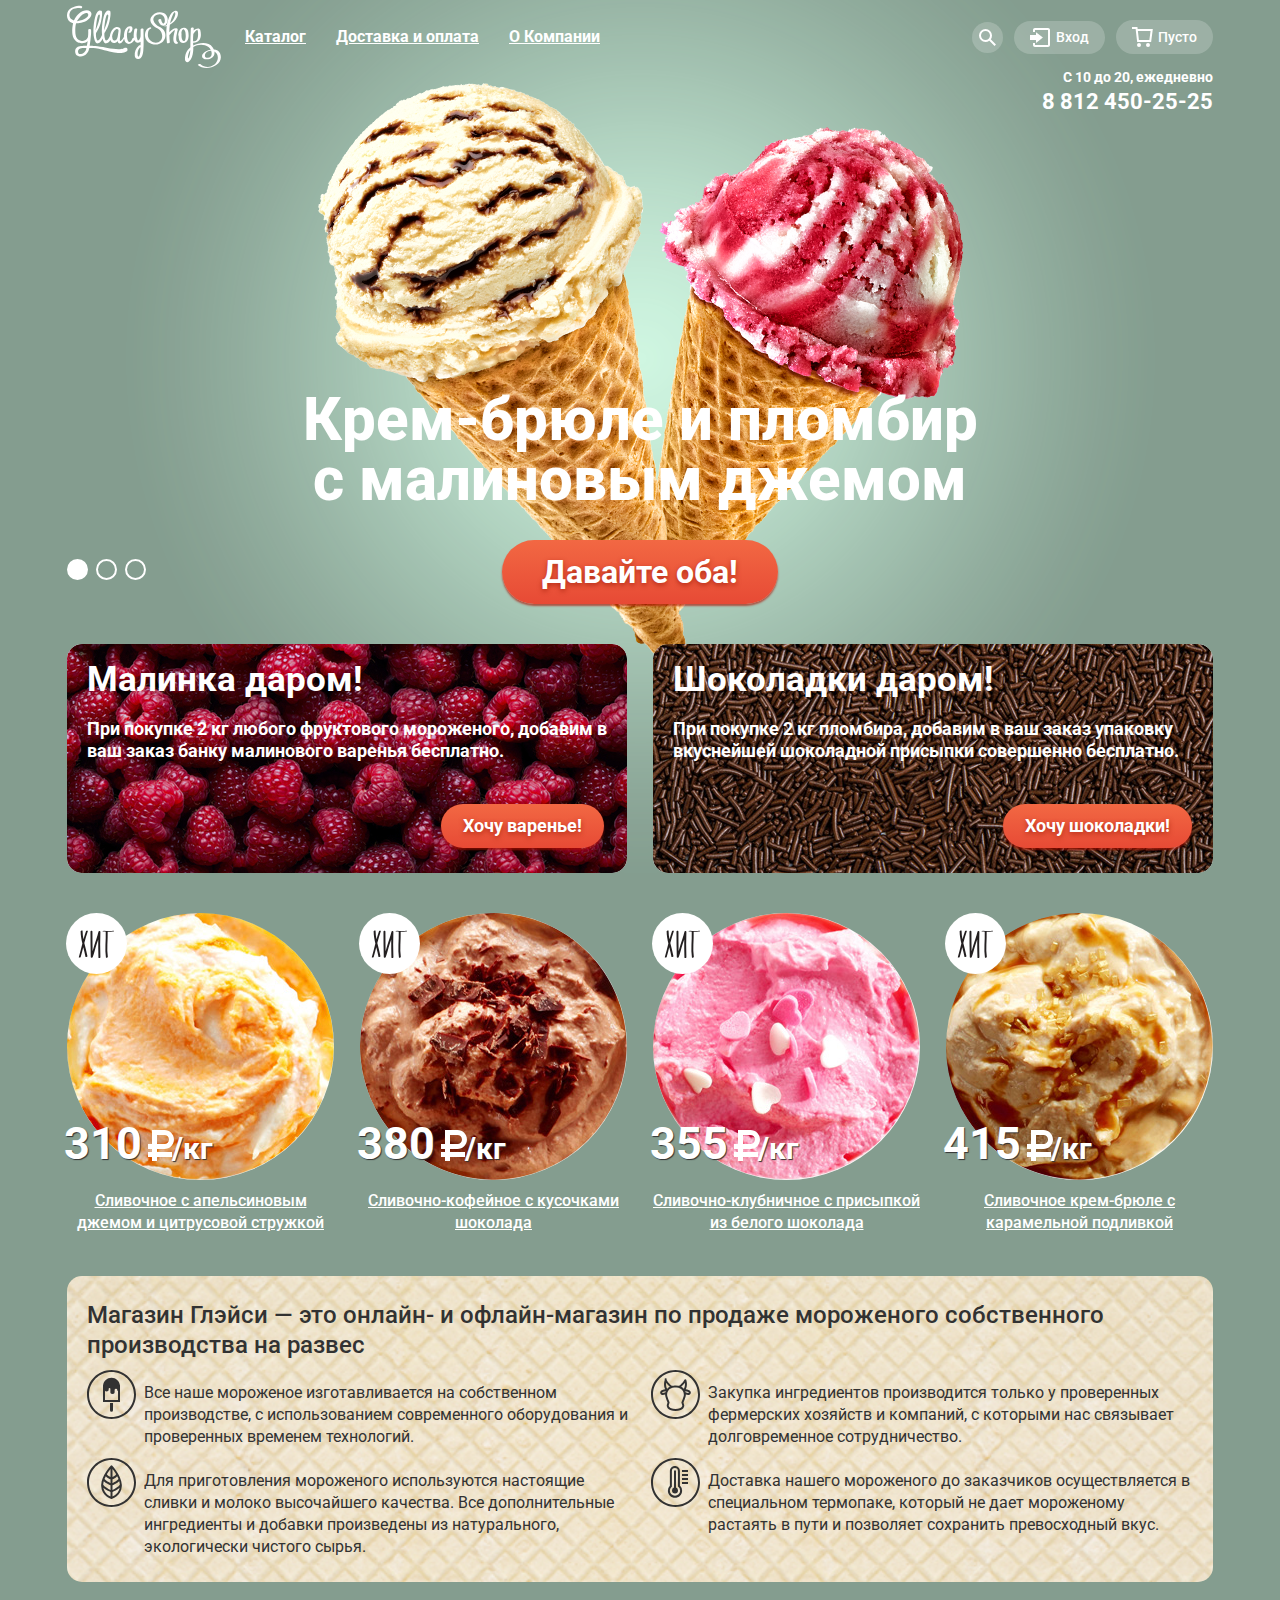
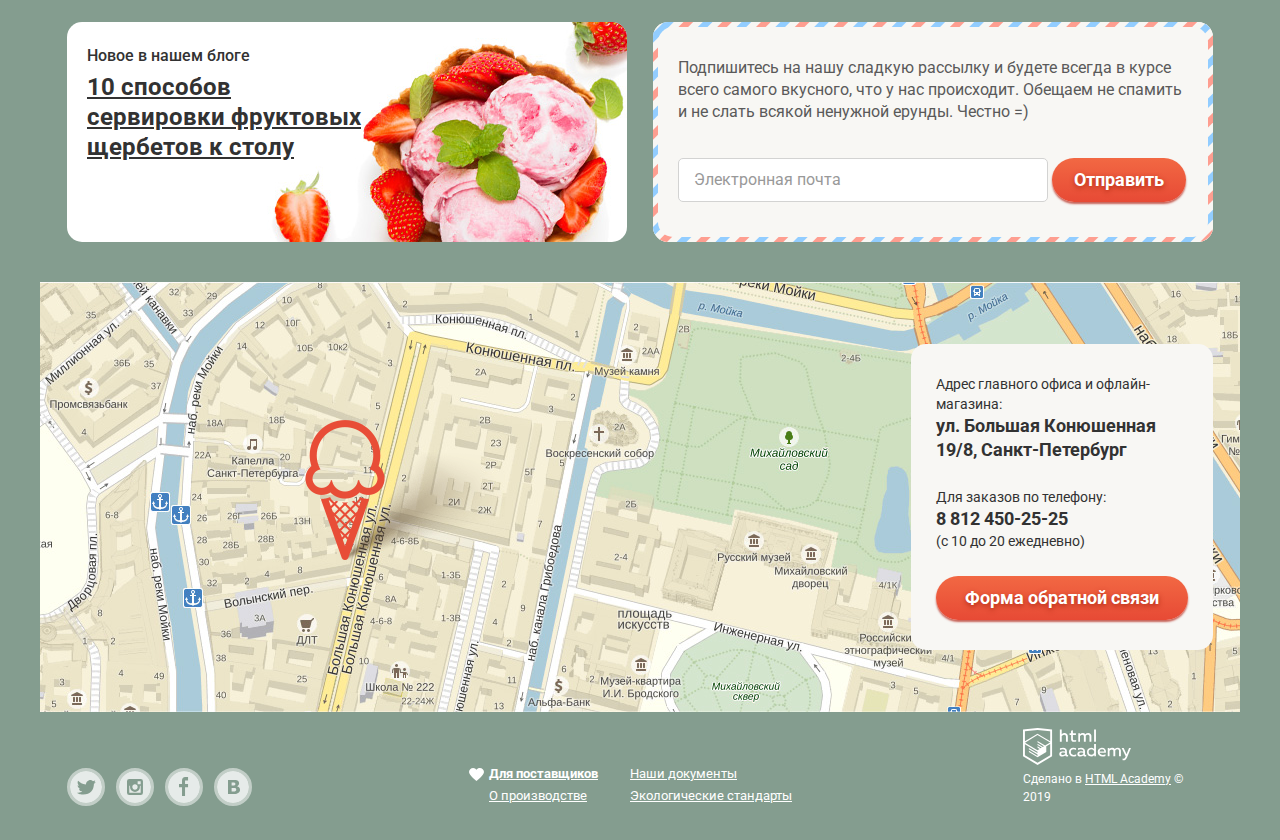
<file: index.html>
<!DOCTYPE html>
<html lang="ru">
<head>
  <meta charset="utf-8">
  <title>HTML Academy: Глейси</title>
  <link href="https://fonts.googleapis.com/css?family=Roboto:400,500,700&amp;subset=cyrillic" rel="stylesheet">
  <link href="css/normalize.css" rel="stylesheet">
  <link href="css/style.min.css" rel="stylesheet">
</head>
<body>
  <input class="visually-hidden-radio" type="radio" id="product-1" name="toggle" checked>
  <input class="visually-hidden-radio" type="radio" id="product-2" name="toggle">
  <input class="visually-hidden-radio" type="radio" id="product-3" name="toggle">
  <div class="site-wrapper">
    <div class="container">
      <header class="main-header">
        <nav class="main-navigation">
          <a class="main-header-logo"><img src="img/logo.svg" width="154" height="64" alt="Логотип магазина GlassyShop"></a>
          <ul class="list site-navigation">
            <li class="site-navigation-item site-navigation-current"><a href="#">Каталог</a>
              <ul class="list catalog-menu">
                <li><a class="new" href="#">Новинки</a></li>
                <li><a href="catalog.html">Сливочное</a></li>
                <li><a href="#">Щербеты</a></li>
                <li><a href="#">Фруктовый лед</a></li>
                <li><a href="#">Мелорин</a></li>
              </ul>
            </li>
            <li class="site-navigation-item"><a href="#">Доставка и оплата</a></li>
            <li class="site-navigation-item"><a href="#">О Компании</a></li>
          </ul>
          <ul class="list user-navigation">
            <li class="user-navigation-item searching">
              <a class="user-modal search" href="#">
                <svg xmlns="http://www.w3.org/2000/svg" xmlns:xlink="http://www.w3.org/1999/xlink" width="17" height="17" viewBox="0 0 17 17"><path fill="#fff" d="M16.958 15.527L11.75 10.32A6.455 6.455 0 0 0 13 6.5 6.5 6.5 0 1 0 6.5 13a6.465 6.465 0 0 0 3.839-1.263l5.205 5.204 1.414-1.414zM6.5 11C4.019 11 2 8.981 2 6.5S4.019 2 6.5 2 11 4.019 11 6.5 8.981 11 6.5 11z"/></svg>
                <span class="visually-hidden">Поиск</span>
              </a>
              <ul class="list modal-search">
                <li>
                  <form class="search-form"  method="post" action="https://echo.htmlacademy.ru">
                    <label><input type="search" placeholder="Что ищем?" name="search"></label>
                  </form>
                </li>
              </ul>
            </li>
            <li class="user-navigation-item login">
              <a class="user-modal" href="#">
                <svg xmlns="http://www.w3.org/2000/svg" xmlns:xlink="http://www.w3.org/1999/xlink" width="21" height="19" viewBox="0 0 21 19"><g fill="#FFF"><path d="M6 14.875L12.917 9.5 6 4.125v2.917H-.042v4.917H6z"/><path d="M18 0H5C3.9 0 3 .9 3 2v2h2V2h13v15H5v-2H3v2c0 1.1.9 2 2 2h13c1.1 0 2-.9 2-2V2c0-1.1-.9-2-2-2z"/></g></svg>
                Вход
              </a>
              <ul class="list modal-login">
                <li>
                  <form class="login-form"  method="post" action="https://echo.htmlacademy.ru">
                    <p><input type="text" placeholder="Электронная почта" name="login"></p>
                    <p><input type="password" placeholder="Пароль" name="password"></p>
                    <div class="column">
                      <button class="button login-button" type="submit" value="Войти">Войти</button>
                      <div>
                        <a href="#">Забыли пароль?</a>
                        <a href="#">Новая регистрация</a>
                      </div>
                    </div>
                  </form>
                </li>
              </ul>
            </li>
            <li class="user-navigation-item">
              <a class="user-modal" aria-label="Корзина">
                <svg xmlns="http://www.w3.org/2000/svg" width="21" height="20" viewBox="0 0 21 20"><g fill="#FFF"><path d="M5.657 2.031L5.422 0H0v2h3.64l1.5 13h13.988l1.699-12.969H5.657zM17.372 13H6.922L5.888 4.031h12.66L17.372 13z"/><circle cx="6.984" cy="18" r="2"/><circle cx="15.984" cy="18" r="2"/></g></svg>
                Пусто
              </a>
            </li>
          </ul>
        </nav>
      </header>
      <main>
        <div class="timetable">
          <p>С 10 до 20, ежедневно</p>
          <a href="tel:88124502525">8 812 450-25-25</a>
        </div>
        <section class="slider">
          <div class="slider-controls">
            <label for="product-1" tabindex="0">Первый</label>
            <label for="product-2" tabindex="0">Второй</label>
            <label for="product-3" tabindex="0">Третий</label>
          </div>
          <ul class="list slider-list">
            <li class="slider-item slide" id="slide1">
              <h3 class="slide-title">
                Крем-брюле и пломбир с малиновым джемом
              </h3>
              <a class="button slide-button" href="#">Давайте оба!</a>
            </li>
            <li class="slider-item slide" id="slide2">
              <h3 class="slide-title">
                Шоколадный пломбир и лимонный сорбет
              </h3>
              <a class="button slide-button" href="#">Давайте оба!</a>
            </li>
            <li class="slider-item slide" id="slide3">
              <h3 class="slide-title">
                Пломбир с помадкой и клубничный щербет
              </h3>
              <a class="button slide-button" href="#">Давайте оба!</a>
            </li>
          </ul>
        </section>
        <section class="promo">
          <ul class="list promo-list">
            <li class="promo-item promo-item-one">
              <h2>Малинка даром!</h2>
              <p>При покупке 2 кг любого фруктового мороженого, добавим в ваш заказ банку малинового варенья бесплатно.</p>
              <a class="button" href="#">Хочу варенье!</a>
            </li>
            <li class="promo-item promo-item-two">
              <h2>Шоколадки даром!</h2>
              <p>При покупке 2 кг пломбира, добавим в ваш заказ упаковку вкуснейшей шоколадной присыпки совершенно бесплатно.</p>
              <a class="button" href="#">Хочу шоколадки!</a>
            </li>
          </ul>
        </section>
        <section class="catalog">
          <ul class="list catalog-list">
            <li class="catalog-item hit">
              <article class="ice">
                <img src="img/orange-ice-cream.jpg" width="267" height="267" alt="Шарик апельсинового мороженого">
                <p>310<span>/кг</span></p>
                <h2><a class="ice-name" href="#">Сливочное с апельсиновым джемом и цитрусовой стружкой</a></h2>
                <a class="button button-catalog" href="#">Быстрый просмотр</a>
              </article>
            </li>
            <li class="catalog-item hit">
              <article class="ice">
                <img src="img/coffee-ice-cream.jpg" width="267" height="267" alt="Шарик кофейного мороженого">
                <p>380<span>/кг</span></p>
                <h2><a class="ice-name" href="#">Сливочно-кофейное с кусочками шоколада</a></h2>
                <a class="button button-catalog" href="#">Быстрый просмотр</a>
              </article>
            </li>
            <li class="catalog-item  hit">
              <article class="ice">
                <img src="img/strawberry-ice-cream.jpg" width="267" height="267" alt="Шарик клубничного мороженого">
                <p>355<span>/кг</span></p>
                <h2><a class="ice-name" href="#">Сливочно-клубничное с присыпкой из белого шоколада</a></h2>
                <a class="button button-catalog" href="#">Быстрый просмотр</a>
              </article>
            </li>
            <li class="catalog-item  hit">
              <article class="ice">
                <img src="img/caramel-ice-cream.jpg" width="267" height="267"  alt="Шарик мороженого крем-брюле">
                <p>415<span>/кг</span></p>
                <h2><a class="ice-name" href="#">Сливочное крем-брюле с карамельной подливкой</a></h2>
                <a class="button button-catalog" href="#">Быстрый просмотр</a>
              </article>
            </li>
          </ul>
        </section>
        <section class="info">
          <b>Магазин Глэйси — это онлайн- и офлайн-магазин по продаже мороженого собственного производства на развес</b>
          <ul class="list info-list">
            <li class="ice-cream info-item">Все наше мороженое изготавливается на собственном производстве, с использованием современного оборудования и проверенных временем технологий.</li>
            <li class="farms info-item">Закупка ингредиентов  производится только у проверенных фермерских хозяйств и компаний, с которыми нас связывает долговременное сотрудничество.</li>
            <li class="eco info-item">Для приготовления мороженого используются настоящие сливки и молоко высочайшего качества. Все дополнительные ингредиенты и добавки произведены из натурального, экологически чистого сырья.</li>
            <li class="pack info-item">Доставка нашего мороженого до заказчиков осуществляется в специальном термопаке, который не дает мороженому растаять в пути и позволяет сохранить превосходный вкус.</li>
          </ul>
        </section>
        <div class="section">
          <article class="news">
            <h2>Новое в нашем блоге</h2>
            <a href="#">10 способов сервировки фруктовых щербетов к столу</a>
          </article>
          <section class="distribution">
            <div class="background">
              <p>Подпишитесь на нашу сладкую рассылку и будете всегда в курсе всего самого вкусного, что у нас происходит. Обещаем не спамить и не слать всякой ненужной ерунды. Честно =)</p>
              <form class="distribution-form" method="post" action="https://echo.htmlacademy.ru">
                <input type="text" placeholder="Электронная почта" name="e-mail">
                <button class="button" type="submit" value="Отправить">Отправить</button>
              </form>
            </div>
          </section>
        </div>
        <section class="map-contact">
          <img src="img/map.jpg" width="1200" height="430" alt="Карта с адресом">
          <iframe src="https://www.google.com/maps/embed?pb=!1m18!1m12!1m3!1d1998.603787253323!2d30.32085871583106!3d59.93871648187622!2m3!1f0!2f0!3f0!3m2!1i1024!2i768!4f13.1!3m3!1m2!1s0x4696310fca145cc1%3A0x42b32648d8238007!2z0JHQvtC70YzRiNCw0Y8g0JrQvtC90Y7RiNC10L3QvdCw0Y8g0YPQuy4sIDE5LzgsINCh0LDQvdC60YIt0J_QtdGC0LXRgNCx0YPRgNCzLCAxOTExODY!5e0!3m2!1sru!2sru!4v1552571361957" width="1200" height="430" style="border:0" allowfullscreen></iframe>
          <div class="contacts">
            <p>Адрес главного офиса и офлайн-магазина:</p>
            <address class="space">ул. Большая Конюшенная 19/8, Санкт-Петербург</address>
            <p>Для заказов по телефону:</p>
            <address>8 812 450-25-25</address>
            <p class="space">(с 10 до 20 ежедневно)</p>
            <a class="button feedback-button" href="feedback.html">Форма обратной связи</a>
          </div>
        </section>
      </main>
      <footer class="main-footer">
          <ul class="list social-list">
            <li>
              <a class="social-item social-tw" href="#">
                <svg xmlns="http://www.w3.org/2000/svg" width="32" height="32" viewBox="0 0 32 32"><path fill="#FFF" d="M16 0C7.164 0 0 7.164 0 16c0 8.837 7.164 16 16 16 8.837 0 16-7.163 16-16 0-8.836-7.163-16-16-16zm7.944 12.809c-.251 6.516-3.463 10.832-10.992 10.702h-.486c-.447 0-4.543-.443-5.344-1.823 2.479.19 4.247-.406 5.12-1.136-1.048-.289-2.923-.461-3.251-2.848.384.104.618.221 1.299.113-1.307-.824-2.758-1.519-2.679-3.643.311.317 1.164.518 1.46.457-.768-.233-2.149-3.244-.974-4.781 1.984 1.79 4.075 3.482 7.804 3.643.227-2.214 1.24-3.699 3.168-4.325 1.84-.479 3.255.26 3.901 1.138.737-.224 1.453-.466 2.193-.685-.004.833-.569 1.463-.935 1.709.747.165 1.423-.475 1.423-.475-.184.963-1.094 1.725-1.707 1.954z"/></svg>
                <span class="visually-hidden">Твиттер</span>
              </a>
            </li>
            <li>
              <a class="social-item social-ig" href="#">
                <svg xmlns="http://www.w3.org/2000/svg" width="32" height="32" viewBox="0 0 32 32"><g fill="#FFF"><path d="M20.916 16a4.938 4.938 0 1 1-9.877 0c0-.394.051-.773.138-1.14h-.897v6.838h11.396V14.86h-.897c.086.367.137.746.137 1.14z"/><path d="M15.978 18.659c1.466 0 2.659-1.193 2.659-2.659s-1.193-2.659-2.659-2.659c-1.466 0-2.659 1.193-2.659 2.659s1.192 2.659 2.659 2.659zM18.637 10.302h3.039v3.039h-3.039z"/><path d="M16 0C7.164 0 0 7.164 0 16c0 8.837 7.164 16 16 16 8.837 0 16-7.163 16-16 0-8.836-7.163-16-16-16zm7.955 21.698a2.285 2.285 0 0 1-2.279 2.279H10.279A2.285 2.285 0 0 1 8 21.698V10.302a2.286 2.286 0 0 1 2.279-2.279h11.396a2.286 2.286 0 0 1 2.279 2.279v11.396z"/></g></svg>
                <span class="visually-hidden">Инстаграм</span>
              </a>
            </li>
            <li>
              <a class="social-item social-fb" href="#">
                <svg xmlns="http://www.w3.org/2000/svg" width="32" height="32" viewBox="0 0 32 32"><path fill="#FFF" d="M16 0C7.164 0 0 7.163 0 16s7.164 16 16 16c8.837 0 16-7.164 16-16S24.837 0 16 0zm4.062 9.455h-3.021v3.444h3.021v3.445h-3.021v8.61H14.02v-8.61H11v-3.445h3.021V9.455c0-1.902 1.353-3.445 3.021-3.445h3.021v3.445z"/></svg>
                <span class="visually-hidden">Фейсбук</span>
              </a>
            </li>
            <li>
              <a class="social-item social-vk" href="#">
                <svg xmlns="http://www.w3.org/2000/svg" width="32" height="32" viewBox="0 0 32 32"><g fill="#FFF"><path d="M16.637 14.495c.402-.019.719-.082.951-.188.326-.145.54-.33.641-.559.101-.229.15-.496.15-.797 0-.232-.058-.465-.174-.697-.116-.232-.322-.405-.617-.517-.264-.1-.592-.155-.984-.165a76.242 76.242 0 0 0-1.652-.014h-.339v2.965h.565c.571 0 1.057-.009 1.459-.028zM18.118 17.084c-.282-.081-.672-.125-1.166-.132a127.97 127.97 0 0 0-1.55-.009h-.79v3.493h.264c1.014 0 1.74-.003 2.18-.009a3.2 3.2 0 0 0 1.212-.245c.377-.157.633-.364.774-.625s.214-.562.214-.9c0-.446-.088-.788-.261-1.03-.17-.241-.464-.423-.877-.543z"/><path d="M16 0C7.164 0 0 7.164 0 16c0 8.837 7.164 16 16 16 8.837 0 16-7.163 16-16 0-8.836-7.163-16-16-16zm6.602 20.531a3.73 3.73 0 0 1-1.124 1.327c-.552.415-1.161.71-1.823.886s-1.501.264-2.519.264h-6.121V8.987h5.443c1.13 0 1.957.038 2.48.113a5.126 5.126 0 0 1 1.561.5c.533.27.929.632 1.189 1.087.26.455.392.975.392 1.558 0 .678-.179 1.278-.536 1.795-.358.518-.863.92-1.517 1.208v.075c.917.182 1.642.559 2.179 1.13.537.571.807 1.325.807 2.261 0 .678-.138 1.283-.411 1.817z"/></g></svg>
                <span class="visually-hidden">ВКонтакте</span>
              </a>
            </li>
          </ul>
        <div class="documents">
          <ul class="list provider">
            <li><a class="strong" href="#"><strong>Для поставщиков</strong></a></li>
            <li><a href="#">О производстве</a></li>
          </ul>
          <ul class="list documents-list">
            <li><a href="#">Наши документы</a></li>
            <li><a href="#">Экологические стандарты</a></li>
          </ul>
        </div>
        <div class="copyrigth">
          <a href="https://htmlacademy.ru/intensive/htmlcss">
            <img src="img/logo-htmlacademy.svg" width="108" height="39" alt="Логотип HTML Academy">
          </a>
          <p>Сделано в <a href="https://htmlacademy.ru/intensive/htmlcss">HTML Academy</a> © 2019</p>
        </div>
      </footer>
      <form class="feedback-form" method="post" action="https://echo.htmlacademy.ru">
        <p>Мы обязательно вам ответим!</p>
        <p><input type="text" name="person" placeholder="Как вас зовут?"></p>
        <p><input type="text" name="mail" placeholder="Ваша почта для ответа?"></p>
        <p><textarea rows="6" name="letter" placeholder="Напишите что-нибудь..."></textarea></p>
        <button class="button" type="submit" value="Отправить">Отправить</button>
        <button class="modal-close" value="Закрыть">Закрыть</button>
      </form>
      <div class="overlay"></div>
    </div>
  </div>
  <script src="js/scripts.min.js"></script>
</body>
</html>
</file>
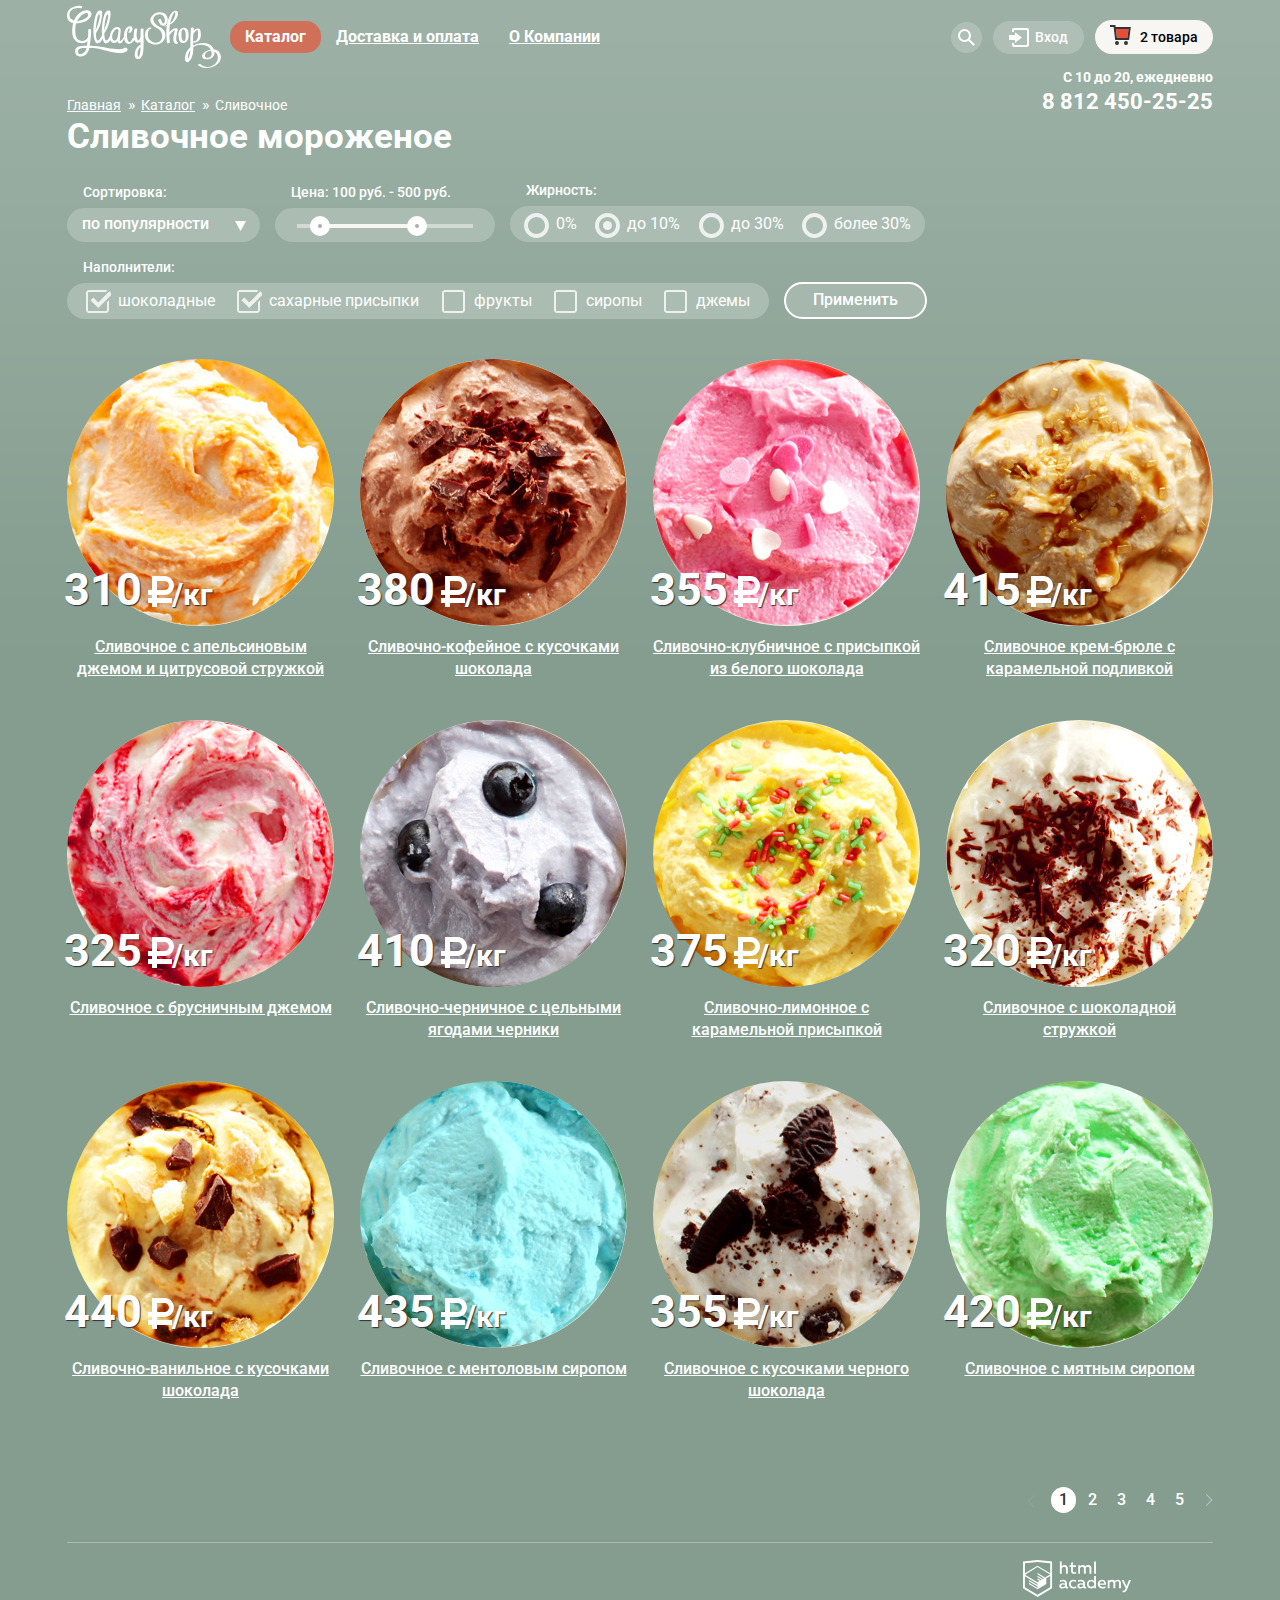
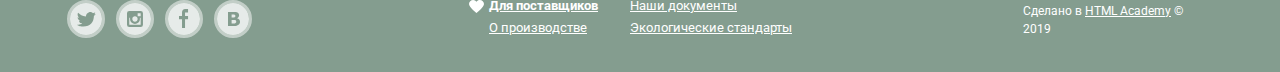
<file: catalog.html>
<!DOCTYPE html>
<html lang="ru">
<head>
  <meta charset="utf-8">
  <title>HTML Academy: Глейси</title>
  <link href="https://fonts.googleapis.com/css?family=Roboto:400,500,700&amp;subset=cyrillic" rel="stylesheet">
  <link href="css/normalize.css" rel="stylesheet">
  <link href="css/style.min.css" rel="stylesheet">
</head>
<body class="body-catalog">
  <div class="container">
    <header class="main-header">
      <nav class="main-navigation">
        <a class="main-header-logo" href="index.html">
          <img src="img/logo.svg" width="154" height="64" alt="Логотип магазина GlassyShop">
        </a>
        <ul class="list site-navigation">
          <li class="site-navigation-item site-navigation-current"><a class="current" href="#">Каталог</a>
            <ul class="list catalog-menu">
              <li><a class="new" href="#">Новинки</a></li>
              <li><a href="catalog.html">Сливочное</a></li>
              <li><a class="sherbet" href="#">Щербеты</a></li>
              <li><a href="#">Фруктовый лед</a></li>
              <li><a href="#">Мелорин</a></li>
            </ul>
          </li>
          <li class="site-navigation-item"><a href="#">Доставка и оплата</a></li>
          <li class="site-navigation-item"><a href="#">О Компании</a></li>
        </ul>
        <ul class="list user-navigation">
          <li class="searching">
            <a class="user-modal search" href="#">
              <svg xmlns="http://www.w3.org/2000/svg" xmlns:xlink="http://www.w3.org/1999/xlink" width="17" height="17" viewBox="0 0 17 17"><path fill="#fff" d="M16.958 15.527L11.75 10.32A6.455 6.455 0 0 0 13 6.5 6.5 6.5 0 1 0 6.5 13a6.465 6.465 0 0 0 3.839-1.263l5.205 5.204 1.414-1.414zM6.5 11C4.019 11 2 8.981 2 6.5S4.019 2 6.5 2 11 4.019 11 6.5 8.981 11 6.5 11z"/></svg>
              <span class="visually-hidden">Поиск</span>
            </a>
            <ul class="list modal-search">
              <li>
                <form class="search-form"  method="post" action="https://echo.htmlacademy.ru">
                  <input type="search" placeholder="Что ищем?" name="search">
                </form>
              </li>
            </ul>
          </li>
          <li class="login">
            <a class="user-navigation-item user-modal" href="#">
              <svg xmlns="http://www.w3.org/2000/svg" xmlns:xlink="http://www.w3.org/1999/xlink" width="21" height="19" viewBox="0 0 21 19"><g fill="#FFF"><path d="M6 14.875L12.917 9.5 6 4.125v2.917H-.042v4.917H6z"/><path d="M18 0H5C3.9 0 3 .9 3 2v2h2V2h13v15H5v-2H3v2c0 1.1.9 2 2 2h13c1.1 0 2-.9 2-2V2c0-1.1-.9-2-2-2z"/></g></svg>
              Вход
            </a>
            <ul class="list modal-login">
              <li>
                <form class="login-form"  method="post" action="https://echo.htmlacademy.ru">
                  <p><input type="text" placeholder="Электронная почта" name="login"></p>
                  <p><input type="password" placeholder="Пароль" name="password"></p>
                  <div class="column">
                    <button class="button" type="submit" value="Войти">Войти</button>
                    <div>
                      <a href="#">Забыли пароль?</a>
                      <a href="#">Новая регистрация</a>
                    </div>
                  </div>
                </form>
              </li>
            </ul>
          </li >
          <li class="user-navigation-item basket">
            <a class="user-modal basket-catalog" href="#" aria-label="Корзина">
              2 товара
            </a>
            <ul class="list modal-basket">
              <li>
                  <table class="basket-table">
                    <tr>
                      <td><button class="modal-close-basket" type="reset" value="Удалить">Удалить</button></td>
                      <td class="name-ice name-orange">Пломбир с апельсиновым джемом</td>
                      <td class="mass">1,5 кг х</td>
                      <td class="cost">200 руб.</td>
                      <td class="price">300 руб.</td>
                    </tr>
                    <tr>
                      <td><button class="modal-close-basket" type="reset" value="Удалить">Удалить</button></td>
                      <td class="name-ice name-strawberry">Клубничный пломбир с присыпкой из белого шоколада</td>
                      <td class="mass">1,5 кг х</td>
                      <td class="cost">300 руб.</td>
                      <td class="price">450 руб.</td>
                    </tr>
                    <tr>
                      <td class="sum" colspan="5">Итого: 750 руб.</td>
                    </tr>
                  </table>
                  <a class="button" href="#">Оформить заказ</a>
              </li>
            </ul>
          </li>
        </ul>
      </nav>
    </header>
    <main>
        <div class="timetable">
          <p>С 10 до 20, ежедневно</p>
          <a href="tel:88124502525">8 812 450-25-25</a>
        </div>
        <ul class="list breadcrumbs">
          <li><a href="index.html">Главная</a></li>
          <li><a href="#">Каталог</a></li>
          <li class="breadcrumbs-current"><a>Сливочное</a></li>
        </ul>
      <h1 class="catalog-title">Сливочное мороженое</h1>
      <form class="big-filter"  method="post" action="https://echo.htmlacademy.ru">
        <fieldset class="filter filter-sort">
          <legend>Сортировка:</legend>
          <select name="sort">
            <option value="pop">по популярности</option>
            <option value="inexpensive">сначала недорогие</option>
            <option value="expensive">сначала дорогие</option>
            <option value="fatness">по жирности</option>
          </select>
        </fieldset>
        <fieldset class="filter">
          <legend>Цена: 100 руб. - 500 руб.</legend>
          <div class="range-controls">
            <div class="scale">
              <div class="bar"></div>
            </div>
            <div class="toggle toggle-min"></div>
            <div class="toggle toggle-max"></div>
          </div>
        </fieldset>
        <fieldset class="filter">
          <legend>Жирность:</legend>
          <div class="filter-fat">
          <label class="fatness">
            <input class="fatness-input" type="radio" name="fat" value="0%">
            <span class="fatness-box"></span>
            0%
          </label>
          <label class="fatness">
            <input class="fatness-input" type="radio" name="fat" value="up to 10%" checked>
            <span class="fatness-box"></span>
            до 10%
          </label>
          <label class="fatness">
            <input class="fatness-input" type="radio" name="fat" value="up to 30%">
            <span class="fatness-box"></span>
            до 30%
          </label>
          <label class="fatness">
            <input class="fatness-input" type="radio" name="fat" value="more than 30%">
            <span class="fatness-box"></span>
            более 30%
          </label>
        </div>
        </fieldset>
        <fieldset class="filter">
          <legend>Наполнители:</legend>
          <div class="filter-topping">
          <label class="topping">
            <input class="topping-input" type="checkbox" name="chocolate" checked>
            <span class="topping-box"></span>
            шоколадные
          </label>
          <label class="topping">
            <input class="topping-input" type="checkbox" name="sugar" checked>
            <span class="topping-box"></span>
            сахарные присыпки
          </label>
          <label class="topping">
            <input class="topping-input" type="checkbox" name="fruit">
            <span class="topping-box"></span>
            фрукты
          </label>
          <label class="topping">
            <input class="topping-input" type="checkbox" name="syrops">
            <span class="topping-box"></span>
            сиропы
          </label>
          <label class="topping">
            <input class="topping-input" type="checkbox" name="jams">
            <span class="topping-box"></span>
            джемы
          </label>
        </div>
        </fieldset>
        <button type="submit" value="Применить">Применить</button>
      </form>
      <section class="catalog">
        <ul class="list catalog-list">
          <li  class="catalog-item">
            <article class="ice">
              <img src="img/orange-ice-cream.jpg" width="267" height="267" alt="Шарик апельсинового мороженого">
              <p>310<span>/кг</span></p>
              <h2><a class="ice-name" href="#">Сливочное с апельсиновым джемом и цитрусовой стружкой</a></h2>
              <a class="button button-catalog" href="#">Быстрый просмотр</a>
            </article>
          </li>
          <li class="catalog-item">
            <article class="ice">
              <img src="img/coffee-ice-cream.jpg" width="267" height="267" alt="Шарик кофейного мороженого">
              <p>380<span>/кг</span></p>
              <h2><a class="ice-name" href="#">Сливочно-кофейное с кусочками шоколада</a></h2>
              <a class="button button-catalog" href="#">Быстрый просмотр</a>
            </article>
          </li>
          <li  class="catalog-item">
            <article class="ice">
              <img src="img/strawberry-ice-cream.jpg" width="267" height="267" alt="Шарик клубничного мороженого">
              <p>355<span>/кг</span></p>
              <h2><a class="ice-name" href="#">Сливочно-клубничное с присыпкой из белого шоколада</a></h2>
              <a class="button button-catalog" href="#">Быстрый просмотр</a>
            </article>
          </li>
          <li  class="catalog-item">
            <article class="ice">
              <img src="img/caramel-ice-cream.jpg" width="267" height="267"  alt="Шарик мороженого крем-брюле">
              <p>415<span>/кг</span></p>
              <h2><a class="ice-name" href="#">Сливочное крем-брюле с карамельной подливкой</a></h2>
              <a class="button button-catalog" href="#">Быстрый просмотр</a>
            </article>
          </li>
          <li  class="catalog-item">
            <article class="ice">
              <img src="img/cowberry-ice-cream.jpg" width="267" height="267"  alt="Шарик брусничного мороженого">
              <p>325<span>/кг</span></p>
              <h2><a class="ice-name" href="#">Сливочное с брусничным джемом</a></h2>
              <a class="button button-catalog" href="#">Быстрый просмотр</a>
            </article>
          </li>
          <li class="catalog-item">
            <article class="ice">
              <img src="img/blueberries-ice-cream.jpg" width="267" height="267"  alt="Шарик черничного мороженого">
              <p>410<span>/кг</span></p>
              <h2><a class="ice-name" href="#">Сливочно-черничное с цельными ягодами черники</a></h2>
              <a class="button button-catalog" href="#">Быстрый просмотр</a>
            </article>
          </li>
          <li class="catalog-item">
            <article class="ice">
              <img src="img/lemon-ice-cream.jpg" width="267" height="267"  alt="Шарик лимонного мороженого">
              <p>375<span>/кг</span></p>
              <h2><a class="ice-name" href="#">Сливочно-лимонное с карамельной присыпкой</a></h2>
              <a class="button button-catalog" href="#">Быстрый просмотр</a>
            </article>
          </li>
          <li class="catalog-item">
            <article class="ice">
              <img src="img/chocolate-ice-cream.jpg" width="267" height="267" alt="Шарик мороженого с шоколадной стружкой">
              <p>320<span>/кг</span></p>
              <h2><a class="ice-name" href="#">Сливочное с шоколадной стружкой</a></h2>
              <a class="button button-catalog" href="#">Быстрый просмотр</a>
            </article>
          </li>
          <li  class="catalog-item">
            <article class="ice">
              <img src="img/vanila-ice-cream.jpg" width="267" height="267" alt="Шарик ванильного мороженого">
              <p>440<span>/кг</span></p>
              <h2><a class="ice-name" href="#">Сливочно-ванильное с кусочками шоколада</a></h2>
              <a class="button button-catalog" href="#">Быстрый просмотр</a>
            </article>
          </li>
          <li  class="catalog-item">
            <article class="ice">
              <img src="img/menthol-ice-cream.jpg" width="267" height="267" alt="Шарик ментолового мороженого">
              <p>435<span>/кг</span></p>
              <h2><a class="ice-name" href="#">Сливочное с ментоловым сиропом</a></h2>
              <a class="button button-catalog" href="#">Быстрый просмотр</a>
            </article>
          </li>
          <li class="catalog-item">
            <article class="ice">
              <img src="img/darkchocolate-ice-cream.jpg" width="267" height="267"  alt="Шарик мороженого с кусочками шоколада">
              <p>355<span>/кг</span></p>
              <h2><a class="ice-name" href="#">Сливочное с кусочками черного шоколада</a></h2>
              <a class="button button-catalog" href="#">Быстрый просмотр</a>
            </article>
          </li>
          <li  class="catalog-item">
            <article class="ice">
              <img src="img/mint-ice-cream.jpg" width="267" height="267"  alt="Шарик мятного мороженого">
              <p>420<span>/кг</span></p>
              <h2><a class="ice-name" href="#">Сливочное с мятным сиропом</a></h2>
              <a class="button button-catalog" href="#">Быстрый просмотр</a>
            </article>
          </li>
        </ul>
      </section>
      <div class="pages">
        <ul class="list pages-list">
          <li><a class="pages-item prev disabled" href="#prev">Назад</a></li>
          <li><a class="pages-item current-pages" href="#">1</a></li>
          <li><a class="pages-item" href="#">2</a></li>
          <li><a class="pages-item" href="#">3</a></li>
          <li><a class="pages-item" href="#">4</a></li>
          <li><a class="pages-item" href="#">5</a></li>
          <li><a class="pages-item next" href="#next">Вперед</a></li>
        </ul>
      </div>
    </main>
    <footer class="main-footer">
        <ul class="list social-list">
          <li>
            <a class="social-item social-tw" href="#">
              <svg xmlns="http://www.w3.org/2000/svg" width="32" height="32" viewBox="0 0 32 32"><path fill="#FFF" d="M16 0C7.164 0 0 7.164 0 16c0 8.837 7.164 16 16 16 8.837 0 16-7.163 16-16 0-8.836-7.163-16-16-16zm7.944 12.809c-.251 6.516-3.463 10.832-10.992 10.702h-.486c-.447 0-4.543-.443-5.344-1.823 2.479.19 4.247-.406 5.12-1.136-1.048-.289-2.923-.461-3.251-2.848.384.104.618.221 1.299.113-1.307-.824-2.758-1.519-2.679-3.643.311.317 1.164.518 1.46.457-.768-.233-2.149-3.244-.974-4.781 1.984 1.79 4.075 3.482 7.804 3.643.227-2.214 1.24-3.699 3.168-4.325 1.84-.479 3.255.26 3.901 1.138.737-.224 1.453-.466 2.193-.685-.004.833-.569 1.463-.935 1.709.747.165 1.423-.475 1.423-.475-.184.963-1.094 1.725-1.707 1.954z"/></svg>
              <span class="visually-hidden">Твиттер</span>
            </a>
          </li>
          <li>
            <a class="social-item social-ig" href="#">
              <svg xmlns="http://www.w3.org/2000/svg" width="32" height="32" viewBox="0 0 32 32"><g fill="#FFF"><path d="M20.916 16a4.938 4.938 0 1 1-9.877 0c0-.394.051-.773.138-1.14h-.897v6.838h11.396V14.86h-.897c.086.367.137.746.137 1.14z"/><path d="M15.978 18.659c1.466 0 2.659-1.193 2.659-2.659s-1.193-2.659-2.659-2.659c-1.466 0-2.659 1.193-2.659 2.659s1.192 2.659 2.659 2.659zM18.637 10.302h3.039v3.039h-3.039z"/><path d="M16 0C7.164 0 0 7.164 0 16c0 8.837 7.164 16 16 16 8.837 0 16-7.163 16-16 0-8.836-7.163-16-16-16zm7.955 21.698a2.285 2.285 0 0 1-2.279 2.279H10.279A2.285 2.285 0 0 1 8 21.698V10.302a2.286 2.286 0 0 1 2.279-2.279h11.396a2.286 2.286 0 0 1 2.279 2.279v11.396z"/></g></svg>
              <span class="visually-hidden">Инстаграм</span>
            </a>
          </li>
          <li>
            <a class="social-item social-fb" href="#">
              <svg xmlns="http://www.w3.org/2000/svg" width="32" height="32" viewBox="0 0 32 32"><path fill="#FFF" d="M16 0C7.164 0 0 7.163 0 16s7.164 16 16 16c8.837 0 16-7.164 16-16S24.837 0 16 0zm4.062 9.455h-3.021v3.444h3.021v3.445h-3.021v8.61H14.02v-8.61H11v-3.445h3.021V9.455c0-1.902 1.353-3.445 3.021-3.445h3.021v3.445z"/></svg>
              <span class="visually-hidden">Фейсбук</span>
            </a>
          </li>
          <li>
            <a class="social-item social-vk" href="#">
              <svg xmlns="http://www.w3.org/2000/svg" width="32" height="32" viewBox="0 0 32 32"><g fill="#FFF"><path d="M16.637 14.495c.402-.019.719-.082.951-.188.326-.145.54-.33.641-.559.101-.229.15-.496.15-.797 0-.232-.058-.465-.174-.697-.116-.232-.322-.405-.617-.517-.264-.1-.592-.155-.984-.165a76.242 76.242 0 0 0-1.652-.014h-.339v2.965h.565c.571 0 1.057-.009 1.459-.028zM18.118 17.084c-.282-.081-.672-.125-1.166-.132a127.97 127.97 0 0 0-1.55-.009h-.79v3.493h.264c1.014 0 1.74-.003 2.18-.009a3.2 3.2 0 0 0 1.212-.245c.377-.157.633-.364.774-.625s.214-.562.214-.9c0-.446-.088-.788-.261-1.03-.17-.241-.464-.423-.877-.543z"/><path d="M16 0C7.164 0 0 7.164 0 16c0 8.837 7.164 16 16 16 8.837 0 16-7.163 16-16 0-8.836-7.163-16-16-16zm6.602 20.531a3.73 3.73 0 0 1-1.124 1.327c-.552.415-1.161.71-1.823.886s-1.501.264-2.519.264h-6.121V8.987h5.443c1.13 0 1.957.038 2.48.113a5.126 5.126 0 0 1 1.561.5c.533.27.929.632 1.189 1.087.26.455.392.975.392 1.558 0 .678-.179 1.278-.536 1.795-.358.518-.863.92-1.517 1.208v.075c.917.182 1.642.559 2.179 1.13.537.571.807 1.325.807 2.261 0 .678-.138 1.283-.411 1.817z"/></g></svg>
              <span class="visually-hidden">ВКонтакте</span>
            </a>
          </li>
        </ul>
      <div class="documents">
        <ul class="list provider">
          <li><a class="strong" href="#"><strong>Для поставщиков</strong></a></li>
          <li><a href="#">О производстве</a></li>
        </ul>
        <ul class="list documents-list">
          <li><a href="#">Наши документы</a></li>
          <li><a href="#">Экологические стандарты</a></li>
        </ul>
      </div>
      <div class="copyrigth">
        <a href="https://htmlacademy.ru/intensive/htmlcss">
          <img src="img/logo-htmlacademy.svg" width="108" height="39" alt="Логотип HTML Academy">
        </a>
        <p>Сделано в <a href="https://htmlacademy.ru/intensive/htmlcss">HTML Academy</a> © 2019</p>
      </div>
    </footer>
  </div>
</body>
</html>
</file>
<file: css/style.min.css>
html{-webkit-box-sizing:border-box;box-sizing:border-box}*,::before,::after{-webkit-box-sizing:inherit;box-sizing:inherit}body{margin:0;font-family:"Roboto",Arial,sans-serif;font-size:16px;line-height:22px;font-weight:400;color:#fff;background-color:#849d8f}img{max-width:100%;height:auto}.body-catalog{background:#849d8f url(../img/gradient.png) no-repeat;background-size:contain}.visually-hidden-radio{position:absolute;width:1px;height:1px;overflow:hidden;clip:rect(0,0,0,0)}.visually-hidden:not(:focus):not(:active){position:absolute;width:1px;height:1px;margin:-1px;border:0;padding:0;white-space:nowrap;-webkit-clip-path:inset(100%);clip-path:inset(100%);clip:rect(0 0 0 0);overflow:hidden}.list{list-style:none;margin:0;padding:0}.site-wrapper{background-color:#849d8f;background-image:url(../img/slider-one.png);background-repeat:no-repeat;background-position:top center;-webkit-transition:background-image .5s ease,background-color .5s ease;-o-transition:background-image .5s ease,background-color .5s ease;transition:background-image .5s ease,background-color .5s ease}.site-wrapper::before,.site-wrapper::after{content:"";visibility:hidden}.site-wrapper::before{background-image:url(../img/slider-two.png)}.site-wrapper::after{background-image:url(../img/slider-three.png)}.container{width:1200px;margin:0 auto;padding:0 27px}.slider{position:relative;padding-top:321px;text-align:center;color:#fff}.slider-list{margin:0;padding:0;list-style:none}.slide{display:none}.slide-title{width:700px;margin:-45px auto 30px;font-size:60px;line-height:60px;font-weight:800}.button{display:inline-block;padding:10px 22px;text-align:center;vertical-align:top;font-size:18px;line-height:24px;font-weight:700;text-decoration:none;color:#fff;text-shadow:0 2px 5px rgba(160,32,11,.76);background:#f26843;background:-webkit-gradient(linear,left top,left bottom,from(#f26843),to(#e74a35));background:-webkit-linear-gradient(top,#f26843 0%,#e74a35 100%);background:-o-linear-gradient(top,#f26843 0%,#e74a35 100%);background:linear-gradient(to bottom,#f26843 0%,#e74a35 100%);-webkit-box-shadow:0 2px 2px rgba(172,16,0,.64);box-shadow:0 2px 2px rgba(172,16,0,.64);border:0;border-radius:25px;cursor:pointer}.button:hover,.button:focus{background:-webkit-gradient(linear,left top,left bottom,from(#f58669),to(#ec6f5e));background:-webkit-linear-gradient(top,#f58669 0%,#ec6f5e 100%);background:-o-linear-gradient(top,#f58669 0%,#ec6f5e 100%);background:linear-gradient(to bottom,#f58669 0%,#ec6f5e 100%);-webkit-box-shadow:0 2px 2px #ac1000;box-shadow:0 2px 2px #ac1000}.button:active{background:-webkit-gradient(linear,left top,left bottom,from(#d84732),to(#e1613e));background:-webkit-linear-gradient(top,#d84732 0%,#e1613e 100%);background:-o-linear-gradient(top,#d84732 0%,#e1613e 100%);background:linear-gradient(to bottom,#d84732 0%,#e1613e 100%);-webkit-box-shadow:inset 0 2px 2px #ac1000;box-shadow:inset 0 2px 2px #ac1000}a.slide-button{font-size:32px;line-height:44px;font-weight:700;padding:10px 40px;margin-bottom:40px;border-radius:50px}.slider-controls{position:absolute;bottom:63px;left:0;z-index:20;font-size:0}.slider-controls label{display:inline-block;width:21px;height:21px;margin-right:8px;vertical-align:top;background-color:transparent;border:2px solid #fff;border-radius:50%;cursor:pointer}.slider-controls label:hover,.slider-controls label:focus{background-color:rgba(255,255,255,.4)}.slider-controls label:active{background-color:#fff}#product-1:checked~.site-wrapper{background-color:#849d8f;background-image:url(../img/slider-one.png)}#product-2:checked~.site-wrapper{background-color:#8996a6;background-image:url(../img/slider-two.png)}#product-3:checked~.site-wrapper{background-color:#9d8b84;background-image:url(../img/slider-three.png)}#product-1:checked~.site-wrapper #slide1,#product-2:checked~.site-wrapper #slide2,#product-3:checked~.site-wrapper #slide3{display:block}#product-1:checked~.site-wrapper label[for=product-1],#product-2:checked~.site-wrapper label[for=product-2],#product-3:checked~.site-wrapper label[for=product-3]{background-color:#fff}.main-navigation{padding:5px 0 0;display:-webkit-box;display:-ms-flexbox;display:flex}.main-header-logo{width:154px;height:64px;margin-right:9px}.site-navigation{display:-webkit-box;display:-ms-flexbox;display:flex;-ms-flex-wrap:wrap;flex-wrap:wrap;-webkit-box-align:center;-ms-flex-align:center;align-items:center;margin:0;margin-right:26px;padding:0;width:690px;font-size:16px;line-height:18px;font-weight:700}.user-navigation{display:-webkit-box;display:-ms-flexbox;display:flex;-ms-flex-wrap:wrap;flex-wrap:wrap;-webkit-box-pack:end;-ms-flex-pack:end;justify-content:flex-end;-webkit-box-align:center;-ms-flex-align:center;align-items:center;margin:0;padding:0;width:267px;font-size:14px;line-height:16px;font-weight:500}.site-navigation a{display:block;padding:7px 15px;vertical-align:middle;color:#fff}.user-navigation a{display:-webkit-box;display:-ms-flexbox;display:flex;-webkit-box-align:center;-ms-flex-align:center;align-items:center;-webkit-box-pack:justify;-ms-flex-pack:justify;justify-content:space-between;vertical-align:middle;color:#fff;padding:7px 16px;margin-left:11px;background-color:rgba(255,255,255,.2);border-radius:20px;text-decoration:none}.user-navigation .search{padding:7px 7px;border-radius:18px;margin-left:auto}.user-navigation svg{margin-right:5px}.search svg{margin-right:0}.site-navigation-item:hover>a,.site-navigation-item>a:hover,.site-navigation-item.active>a,.user-navigation-item:hover>a,.user-navigation-itemi>a:hover,.user-navigation-item.active>a{color:#323232;background-color:#f8f7f4;text-decoration:none;border-radius:15px}.site-navigation-item>a:active{-webkit-box-shadow:inset 0 7px 5px -5px #323232;box-shadow:inset 0 7px 5px -5px #323232}.user-navigation-item:hover path,.user-modal:hover path,.user-navigation-item.active path,.user-navigation-item:hover circle,.user-modal:hover circle,.user-navigation-item.active circle{fill:#323232}.user-navigation .basket-catalog{padding:9px 15px;padding-left:45px;color:#000;background-color:#f7f6f3;background-image:url(../img/basket-red.svg);background-repeat:no-repeat;background-position:15px 5px}.current{color:#fff;background-color:#d07058;text-decoration:none;border-radius:15px}.site-navigation .site-navigation-current{position:relative}.site-navigation .catalog-menu{display:none;position:absolute;top:36px;left:-5px;padding:0;padding-bottom:10px;margin:0;width:143px;background-color:#f8f7f4;border-radius:5px;z-index:10;-webkit-box-shadow:0 15px 30px -5px #323232;box-shadow:0 15px 30px -5px #323232}.site-navigation-current:hover .catalog-menu,.site-navigation-current:focus .catalog-menu{display:block}.catalog-menu a{color:#323232;font-size:14px;line-height:16px;font-weight:400;text-decoration:none;padding:10px 20px 5px}.catalog-menu a:hover,.catalog-menu a:focus{color:#323232;background-color:#fbded7;border-radius:0}.catalog-menu a:active{color:#323232;background-color:#f6b5a5;border-radius:0}.catalog-menu .new{position:relative;font-weight:700;padding:10px 20px}.catalog-menu .new::after{content:"";position:absolute;top:38px;left:6px;width:128px;height:2px;background-color:#d1d0ce}.searching{position:relative}.modal-search{display:none;margin:0;padding:0;position:absolute;top:35px;left:-310px;-webkit-box-shadow:0 15px 30px -5px #323232;box-shadow:0 15px 30px -5px #323232}.search-form{width:341px;padding:20px 15px;background-color:#f8f7f4;border-radius:5px}.search-form input{width:311px;padding:9px 14px;font-size:16px;line-height:24px;font-weight:700;color:#323232;border:1px solid #d3d3d2;border-radius:5px}.search-form input::-webkit-input-placeholder{color:#999;font-weight:400}.search-form input::-moz-placeholder{color:#999;font-weight:400}.search-form input:hover{padding:8px 13px;border:2px solid #d3d3d2;border-radius:5px}.search-form input:focus{outline:2px solid #8fbdec}.searching:hover .modal-search,.searching:focus .modal-search{display:block}.login{position:relative}.modal-login{display:none;margin:0;padding:0;position:absolute;top:35px;left:-175px;z-index:10;-webkit-box-shadow:0 15px 30px -5px #323232;box-shadow:0 15px 30px -5px #323232}.modal-login .login-button{padding:10px 25px}.login-form{width:277px;padding:20px 20px;background-color:#f8f7f4;border-radius:5px}.column{display:-webkit-box;display:-ms-flexbox;display:flex;-webkit-box-pack:justify;-ms-flex-pack:justify;justify-content:space-between;-webkit-box-align:start;-ms-flex-align:start;align-items:flex-start}.login-form p{padding:0;margin:0;margin-bottom:20px}.login-form input{width:240px;padding:9px 13px;font-size:16px;line-height:24px;font-weight:700;color:#323232;border:1px solid #d3d3d2;border-radius:5px}.login-form input::-webkit-input-placeholder{color:#999;font-weight:400}.login-form input::-moz-placeholder{color:#999;font-weight:400}.login-form input:hover{padding:8px 12px;border:2px solid #d3d3d2;border-radius:5px}.login-form input:focus{outline:2px solid #8fbdec}.login-form a{padding:0;margin:0;font-size:13px;line-height:24px;font-weight:400;color:#323232;text-decoration:underline;background:0 0}.login-form a:hover,.login-form a:focus{color:#ffbc9e;text-decoration:underline}.login:hover .modal-login,.login:focus .modal-login{display:block}.basket{position:relative}.modal-basket{display:none;position:absolute;top:35px;right:-2px;width:540px;background-color:#f8f7f4;color:#323232;font-size:13px;line-height:16px;font-weight:400;padding:12px 15px 20px;border-radius:5px;z-index:10;-webkit-box-shadow:0 15px 30px -5px #323232;box-shadow:0 15px 30px -5px #323232}.basket-table{width:100%}.basket-table td{padding:17px 0;vertical-align:baseline}.basket-table .name-ice{width:280px;padding-left:50px}.basket-table .name-orange{background-color:inherit;background-image:url(../img/basket-ice-orange.png);background-size:32px 32px;background-repeat:no-repeat;background-position:10px 10px}.basket-table .name-strawberry{background-color:inherit;background-image:url(../img/basket-ice-strawberry.png);background-size:32px 32px;background-repeat:no-repeat;background-position:10px 10px}.basket-table .mass{text-align:right}.basket-table .cost{color:#999}.basket-table .price{text-align:center}.basket-table .sum{border-top:1px solid #cacac7;font-size:15px;line-height:18px;font-weight:700px;text-align:right;padding-top:13px;padding-bottom:12px}.modal-close-basket{vertical-align:middle;width:11px;height:11px;font-size:0;background-color:transparent;background-image:url(../img/cross-small.svg);background-repeat:no-repeat;background-position:center;border:0;cursor:pointer}.basket-table+.button{margin-left:340px;display:inline-block;padding:10px 14px;text-align:center;vertical-align:top;font-size:18px;line-height:24px;font-weight:700;text-decoration:none;color:#fff;text-shadow:0 2px 5px rgba(160,32,11,.76);background:#f26843;background:-webkit-gradient(linear,left top,left bottom,from(#f26843),to(#e74a35));background:-webkit-linear-gradient(top,#f26843 0%,#e74a35 100%);background:-o-linear-gradient(top,#f26843 0%,#e74a35 100%);background:linear-gradient(to bottom,#f26843 0%,#e74a35 100%);-webkit-box-shadow:0 2px 2px rgba(172,16,0,.64);box-shadow:0 2px 2px rgba(172,16,0,.64);border:0;border-radius:20px;cursor:pointer}.basket-table+.button:hover,.basket-table+.button:focus{background:-webkit-gradient(linear,left top,left bottom,from(#f58669),to(#ec6f5e));background:-webkit-linear-gradient(top,#f58669 0%,#ec6f5e 100%);background:-o-linear-gradient(top,#f58669 0%,#ec6f5e 100%);background:linear-gradient(to bottom,#f58669 0%,#ec6f5e 100%);-webkit-box-shadow:0 2px 2px #ac1000;box-shadow:0 2px 2px #ac1000;color:#fff;border-radius:20px}.basket-table+.button:active{background:-webkit-gradient(linear,left top,left bottom,from(#d84732),to(#e1613e));background:-webkit-linear-gradient(top,#d84732 0%,#e1613e 100%);background:-o-linear-gradient(top,#d84732 0%,#e1613e 100%);background:linear-gradient(to bottom,#d84732 0%,#e1613e 100%);-webkit-box-shadow:inset 0 2px 2px #ac1000;box-shadow:inset 0 2px 2px #ac1000;color:#fff;border-radius:20px}.basket:hover .modal-basket,.basket:focus .modal-basket{display:block}@-webkit-keyframes bounce{0%{-webkit-transform:translateY(-2000px);transform:translateY(-2000px)}70%{-webkit-transform:translateY(30px);transform:translateY(30px)}90%{-webkit-transform:translateY(-10px);transform:translateY(-10px)}to{-webkit-transform:translateY(0);transform:translateY(0)}}@keyframes bounce{0%{-webkit-transform:translateY(-2000px);transform:translateY(-2000px)}70%{-webkit-transform:translateY(30px);transform:translateY(30px)}90%{-webkit-transform:translateY(-10px);transform:translateY(-10px)}to{-webkit-transform:translateY(0);transform:translateY(0)}}@-webkit-keyframes shake{0%,to{-webkit-transform:translateX(0);transform:translateX(0)}10%,30%,50%,70%,90%{-webkit-transform:translateX(-10px);transform:translateX(-10px)}20%,40%,60%,80%{-webkit-transform:translateX(10px);transform:translateX(10px)}}@keyframes shake{0%,to{-webkit-transform:translateX(0);transform:translateX(0)}10%,30%,50%,70%,90%{-webkit-transform:translateX(-10px);transform:translateX(-10px)}20%,40%,60%,80%{-webkit-transform:translateX(10px);transform:translateX(10px)}}.overlay{display:none;position:fixed;top:0;left:0;width:100%;height:100%;background:rgba(50,50,50,.3);z-index:10}.feedback-form{display:none;width:477px;padding:15px 25px 27px;;position:fixed;left:392px;top:105px;background-color:#f8f7f4;font-size:24px;line-height:28px;font-weight:500;color:#323232;border-radius:10px;z-index:15}.feedback-form p{margin:0;margin-bottom:20px;padding:0}.modal-close{position:absolute;top:15px;right:15px;width:18px;height:18px;font-size:0;background-color:transparent;border:0;background-image:url(../img/cross-big.svg);background-repeat:no-repeat;background-position:top;border:0;cursor:pointer}.feedback-form input{width:267px;padding:9px 15px;font-size:16px;line-height:24px;font-weight:700;color:#323232;border:1px solid #d3d3d2;border-radius:5px}.feedback-form input::-webkit-input-placeholder,.feedback-form textarea::-webkit-input-placeholder{color:#999;font-weight:400}.feedback-form input::-moz-placeholder,.feedback-form textarea::-moz-placeholder{color:#999;font-weight:400}.feedback-form input:hover{padding:8px 14px;border:2px solid #d3d3d2;border-radius:5px}.feedback-form input:focus{outline:2px solid #8fbdec}.feedback-form textarea{width:427px;padding:6px 15px 2px;font-family:inherit;font-size:16px;line-height:24px;font-weight:700;color:#323232;border:1px solid #d3d3d2;border-radius:5px}.feedback-form textarea:hover{padding:5px 14px 1px;border:2px solid #d3d3d2;border-radius:5px}.feedback-form textarea:focus{outline:2px solid #8fbdec}.feedback-form .button{position:relative;left:292px}.overlay-show{display:block}.modal-show{display:block;-webkit-animation:bounce .6s;animation:bounce .6s}.modal-error{-webkit-animation:shake .6s;animation:shake .6s}.catalog-title{font-size:35px;line-height:41px;font-weight:700;margin:0;margin-bottom:25px;padding:0}.timetable{font-size:14px;line-height:16px;font-weight:700;text-align:right;margin:0;padding:0}.timetable p{padding:0;margin:0;margin-bottom:5px}.timetable a{font-size:22px;line-height:24px;font-weight:700;color:#fff;text-decoration:none}.timetable a:hover,.timetable a:focus,.timetable a:active{color:#ffbc9e}.breadcrumbs{padding:0;margin:0;margin-top:-20px;display:-webkit-box;display:-ms-flexbox;display:flex;-ms-flex-wrap:wrap;flex-wrap:wrap;-webkit-box-pack:justify;-ms-flex-pack:justify;justify-content:space-between;width:220px}.breadcrumbs a{font-size:14px;line-height:16px;font-weight:400;color:#fff;text-decoration:underline}.breadcrumbs a:hover,.breadcrumbs a:focus,.breadcrumbs a:active{color:#ffbc9e}.breadcrumbs-current a{text-decoration:none}.breadcrumbs li{position:relative}.breadcrumbs li::after{content:"»";position:absolute;left:61px}.breadcrumbs .breadcrumbs-current::after{display:none}.big-filter{display:-webkit-box;display:-ms-flexbox;display:flex;-ms-flex-wrap:wrap;flex-wrap:wrap;-webkit-box-align:end;-ms-flex-align:end;align-items:flex-end;width:880px;margin-bottom:35px}.big-filter legend{font-size:14px;line-height:16px;font-weight:500;margin-bottom:8px;padding-left:16px}.filter{padding:0;margin:0;margin-right:15px;border:0}.filter-sort select{margin:0;margin-bottom:17px;padding:7px 15px 9px;width:193px;background-color:#abbcb2;border:0;font-size:16px;line-height:18px;font-weight:500;color:#fff;border-radius:20px;-webkit-appearance:none;-moz-appearance:none;-ms-appearance:none;background-image:url(../img/icon-down-dir.svg);background-repeat:no-repeat;background-position:168px 13px}.filter-sort select::-ms-expand{display:none}.filter-sort select:hover,.filter-sort select:focus{background-color:#fff;color:#323232;background-image:url(../img/select-arrow.svg);background-repeat:no-repeat;background-position:170px 16px}.range-controls{margin-bottom:17px;position:relative;height:32px;padding:16px 22px 18px;background-color:#abbcb2;border-radius:20px}.range-controls .scale{height:4px;width:176px;background:#d1dad3}.range-controls .bar{position:absolute;left:40px;width:100px;height:4px;background:#f8f7f4}.range-controls .toggle{position:absolute;top:8px;left:35px;width:20px;height:20px;padding:0;border:8px solid #fff;background-color:#ababab;border-radius:50%;cursor:pointer}.range-controls .toggle-max{left:132px}.filter-fat{display:-webkit-box;display:-ms-flexbox;display:flex;-ms-flex-wrap:wrap;flex-wrap:wrap;-webkit-box-pack:justify;-ms-flex-pack:justify;justify-content:space-between;width:415px;padding:7px 14px;margin-bottom:17px;background-color:#abbcb2;border-radius:20px}.fatness{padding-left:32px}.fatness-input{position:absolute;width:1px;height:1px;overflow:hidden;clip:rect(0 0 0 0)}.fatness-box{position:absolute;margin-left:-32px;width:25px;height:25px;background-color:inherit;background-image:url(../img/radio-off.svg);background-repeat:no-repeat;opacity:.8}.fatness-input:checked+.fatness-box{background-color:inherit;background-image:url(../img/radio-on.svg);background-repeat:no-repeat;opacity:.8}.fatness-input:hover+.fatness-box,.fatness-input:focus+.fatness-box{outline:2px solid #8fbdec;opacity:1}.filter-topping{display:-webkit-box;display:-ms-flexbox;display:flex;-ms-flex-wrap:wrap;flex-wrap:wrap;-webkit-box-pack:justify;-ms-flex-pack:justify;justify-content:space-between;width:702px;padding:7px 19px;background-color:#abbcb2;border-radius:20px}.topping{padding-left:32px}.topping-input{position:absolute;width:1px;height:1px;overflow:hidden;clip:rect(0 0 0 0)}.topping-box{position:absolute;margin-left:-32px;width:25px;height:25px;background-color:inherit;background-image:url(../img/checkbox-off.svg);background-repeat:no-repeat;opacity:.8}.topping-input:checked+.topping-box{background-color:inherit;background-image:url(../img/checkbox-on.svg);background-repeat:no-repeat;opacity:.8}.topping-input:hover+.topping-box,.topping-input:focus+.topping-box{opacity:1;outline:2px solid #8fbdec}.big-filter button{margin:0;padding:7px 27px 8px;font-size:16px;line-height:18px;font-weight:500;color:#fff;background:#a6b7ae;border:2px solid #fff;border-radius:20px;outline:0}.big-filter button:hover,.big-filter button:focus{background:#fff;color:#323232}.big-filter button:active{border:0;padding:9px 29px 10px;-webkit-box-shadow:inset 0 7px 5px -5px #323232;box-shadow:inset 0 7px 5px -5px #323232}.promo{font-size:18px;line-height:22px;font-weight:700;margin-bottom:35px}.promo h2{font-size:35px;line-height:41px;font-weight:700;padding:0;margin:0;margin-bottom:16px}.promo p{margin-bottom:42px}.promo-item-one{background-color:#7e1d37;background:url(../img/raspberry-background.jpg) no-repeat;background-size:cover}.promo-item-one .button{margin-left:354px}.promo-item-two{background-color:#3a1e13;background:url(../img/chocolate-background.jpg) no-repeat;background-size:cover}.promo-item-two .button{margin-left:330px}.promo-list{padding:0;margin:0;display:-webkit-box;display:-ms-flexbox;display:flex;-webkit-box-pack:justify;-ms-flex-pack:justify;justify-content:space-between}.promo-item{width:560px;padding:15px 20px 25px;border-radius:15px}.catalog{width:1172px;font-size:45px;line-height:41px;font-weight:700;margin:0;margin-bottom:7px}.catalog-list h2{text-align:center;font-size:16px;line-height:22px;font-weight:500;margin:0;margin-top:5px}.catalog span{font-size:30px;line-height:45px;font-weight:700;padding-left:30px;margin:0}.catalog span::before{content:"";position:absolute;top:5px;left:82px;width:31px;height:36px;background-color:inherit;background-image:url(../img/ruble.svg);background-repeat:no-repeat;background-position:0 0}.catalog a{font-size:16px;line-height:22px;font-weight:500;color:#fff;margin:0}.catalog a:hover,.catalog a:focus,.catalog a:active{color:#ffbc9e}.catalog-list{padding:0;display:-webkit-box;display:-ms-flexbox;display:flex;-ms-flex-wrap:wrap;flex-wrap:wrap}.catalog-list li{width:293px;position:relative;margin:0 13px 15px -13px}.catalog-list li:nth-child(4n){margin-right:0}.catalog-list img{margin:0;border-radius:50%}.hit{position:relative}.hit::before{content:"";position:absolute;top:5px;left:12px;width:61px;height:61px;background-color:inherit;background-image:url(../img/hit.svg);background-repeat:no-repeat;background-position:0 0;z-index:11}.catalog-item .ice{width:293px;padding:5px 13px 20px}.ice p{position:absolute;top:215px;left:10px;padding:0;margin:0;margin-bottom:32px;text-shadow:1px 1px 1px #323232}.ice .button-catalog{display:none;margin-left:40px;margin-top:15px}.catalog-item:hover .button-catalog{display:inline-block;vertical-align:top}.ice .button-catalog:hover,.ice .button-catalog:focus{color:#fff}.catalog-item .ice:hover{position:absolute;background-color:rgba(255,255,255,.2);border-radius:5px;z-index:10}.info{color:#323232;background-color:#ebdfc6;background:url(../img/waffle.jpg);background-size:cover;margin-bottom:40px;padding:24px 20px;border-radius:15px}.info b{font-size:24px;line-height:30px;font-weight:500}.info-list{padding:0;margin:0;display:-webkit-box;display:-ms-flexbox;display:flex;-ms-flex-wrap:wrap;flex-wrap:wrap;-webkit-box-pack:justify;-ms-flex-pack:justify;justify-content:space-between}.info-item{position:relative;width:542px;padding-left:57px;padding-top:22px}.farms::before{content:"";position:absolute;top:10px;left:0;width:49px;height:49px;background-color:inherit;background-image:url(../img/cow.svg);background-repeat:no-repeat;background-position:0 0}.eco::before{content:"";position:absolute;top:10px;left:0;width:49px;height:49px;background-color:inherit;background-image:url(../img/eco.svg);background-repeat:no-repeat;background-position:0 0}.pack::before{content:"";position:absolute;top:10px;left:0;width:49px;height:49px;background-color:inherit;background-image:url(../img/thermometer.svg);background-repeat:no-repeat;background-position:0 0}.ice-cream::before{content:"";position:absolute;top:10px;left:0;width:49px;height:49px;background-color:inherit;background-image:url(../img/ice-cream.svg);background-repeat:no-repeat;background-position:0 0}.section{display:-webkit-box;display:-ms-flexbox;display:flex;-webkit-box-pack:justify;-ms-flex-pack:justify;justify-content:space-between;margin-bottom:40px}.news{background-color:#f8f7f4;background:url(../img/strawberry-background.jpg) no-repeat;padding:23px 255px 80px 20px;width:560px;border-radius:15px}.news h2{margin:0;margin-bottom:5px;padding:0;font-size:16px;line-height:22px;font-weight:500;color:#323232}.news a{margin:0;padding:0;font-size:24px;line-height:30px;font-weight:700;color:#323232}.news a:hover,.news a:focus,.news a:active{color:#ffbc9e}.distribution{color:#5a5a5a;background-color:#f8f7f4;background:url(../img/bg-post.svg) no-repeat;padding:5px;width:560px}.distribution-form input{font:inherit;padding:9px 15px;width:370px;border:1px solid #d3d3d2;border-radius:5px;font-size:16px;line-height:24px;font-weight:700;color:#323232}.distribution-form input::-webkit-input-placeholder{color:#999;font-weight:400}.distribution-form input::-moz-placeholder{color:#999;font-weight:400}.distribution-form input:hover{padding:8px 14px;border:2px solid #d3d3d2;border-radius:5px}.distribution-form input:focus{outline:2px solid #8fbdec}.background{background-color:#f8f7f4;padding:30px 20px 35px 20px;border-radius:15px}.background p{padding:0;margin:0;margin-bottom:35px}.map-contact{position:relative;width:1200px;margin-left:-27px}.map-contact iframe{position:relative;z-index:3;border:0}.map-contact img{position:absolute;top:0;left:0;z-index:1;margin:0}.contacts{position:absolute;top:62px;right:27px;color:#323232;background-color:#f8f7f4;width:302px;padding:30px 25px;border-radius:15px;z-index:4}.contacts p{padding:0;margin:0;font-size:14px;font-style:normal;line-height:20px;font-weight:400}.contacts address{padding:0;margin:0;font-size:18px;font-style:normal;line-height:24px;font-weight:700}.contacts .space{margin-bottom:25px}.contacts .button{width:100%;margin:0}.map-contact::before{content:"";position:absolute;top:138px;left:265px;width:200px;height:140px;background-color:inherit;background-image:url(../img/pin.png);background-repeat:no-repeat;background-position:0 0;z-index:2}.pages{position:relative;display:-webkit-box;display:-ms-flexbox;display:flex;-webkit-box-pack:end;-ms-flex-pack:end;justify-content:flex-end;margin-bottom:25px}.pages::after{content:"";position:absolute;left:0;top:98px;width:100%;height:1px;background-color:#a9bbb1}.pages-list{display:-webkit-box;display:-ms-flexbox;display:flex;-ms-flex-wrap:wrap;flex-wrap:wrap;-webkit-box-pack:end;-ms-flex-pack:end;justify-content:flex-end;width:267px;padding:0;margin:43px -8px 20px 0}.pages-list{margin-left:5px}.pages-list a{display:block;padding:4px 8px;margin-left:4px;font-size:16px;line-height:18px;font-weight:500;color:inherit;text-decoration:none;border-radius:15px}.pages-list a:hover,.pages-list a:focus{background-color:#9db1a5;cursor:pointer}.pages-list a:active{background-color:#fff;color:#323232}.pages-list .current-pages{background-color:#fff;color:#323232}.pages-list .prev{position:relative;font-size:0;padding:5px 14px}.pages-list .prev::before{content:"";position:absolute;width:25px;height:25px;top:2px;left:0;background-color:inherit;background-image:url(../img/icon-right-small.svg);background-repeat:no-repeat;background-position:center;-webkit-transform:rotate(180deg);-ms-transform:rotate(180deg);transform:rotate(180deg);opacity:.2}.pages-list .disabled:hover,.pages-list .disabled:focus{background-color:inherit}.pages-list .next{font-size:0;width:25px;height:25px;background-color:inherit;background-image:url(../img/icon-right-small.svg);background-repeat:no-repeat;background-position:center}.main-footer{margin-top:10px;padding-bottom:34px;display:-webkit-box;display:-ms-flexbox;display:flex;-webkit-box-pack:justify;-ms-flex-pack:justify;justify-content:space-between}.social-list{display:-webkit-box;display:-ms-flexbox;display:flex;-ms-flex-wrap:wrap;flex-wrap:wrap;-webkit-box-align:end;-ms-flex-align:end;align-items:flex-end;width:186px;padding:0;margin:0}.social-list li{margin-right:11px}.social-list li:last-child{margin-right:0}.social-item{display:-webkit-box;display:-ms-flexbox;display:flex;-webkit-box-pack:center;-ms-flex-pack:center;justify-content:center;-webkit-box-align:center;-ms-flex-align:center;align-items:center;padding:0;margin:0;font-size:13px;line-height:18px;color:#fff;width:38px;height:38px;border:3px solid rgba(255,255,255,.5);border-radius:19px}.social-item path{fill:rgba(255,255,255,.8)}.social-item:hover path,.social-item:focus path{fill:#fff}.social-item:active path{fill:#e9e9e9}.documents{padding:0;margin:0;display:-webkit-box;display:-ms-flexbox;display:flex;-ms-flex-wrap:wrap;flex-wrap:wrap;-webkit-box-pack:center;-ms-flex-pack:center;justify-content:center;-webkit-box-align:end;-ms-flex-align:end;align-items:flex-end;width:560px}.documents a{font-size:13px;line-height:18px;color:#fff}.documents a:hover,.documents a:focus,.documents a:active{color:#ffbc9e}.documents .provider{margin-right:32px}.provider li{position:relative;padding-left:5px}.strong::before{content:"";position:absolute;top:6px;left:-15px;width:15px;height:13px;background-color:inherit;background-image:url(../img/heart.svg);background-repeat:no-repeat;background-position:0 0}.copyrigth{padding:0;margin:0;width:190px;font-size:12px;line-height:18px;color:#fff}.copyrigth p{padding:0;margin:0}.copyrigth a{font-size:12px;line-height:18px;color:#fff}.copyrigth a:hover,.copyrigth a:focus,.copyrigth a:active{color:#ffbc9e}
</file>
